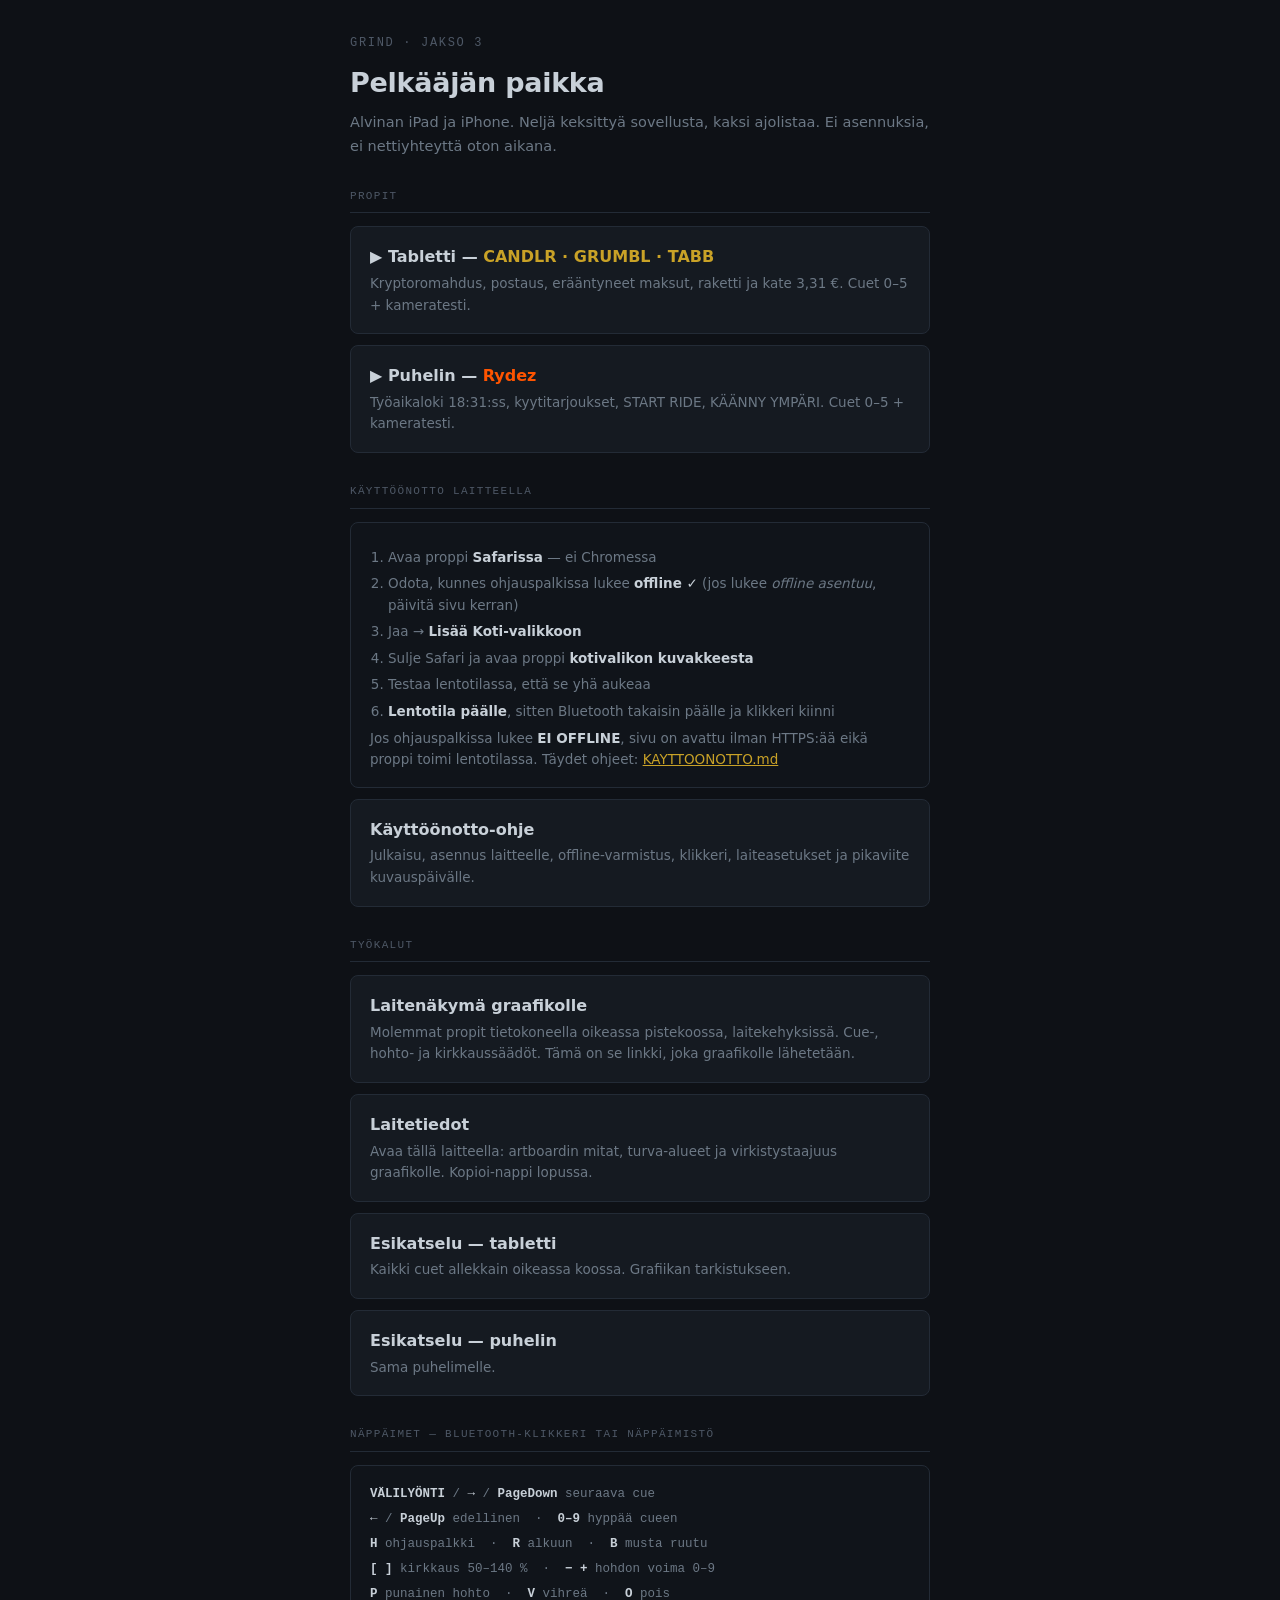
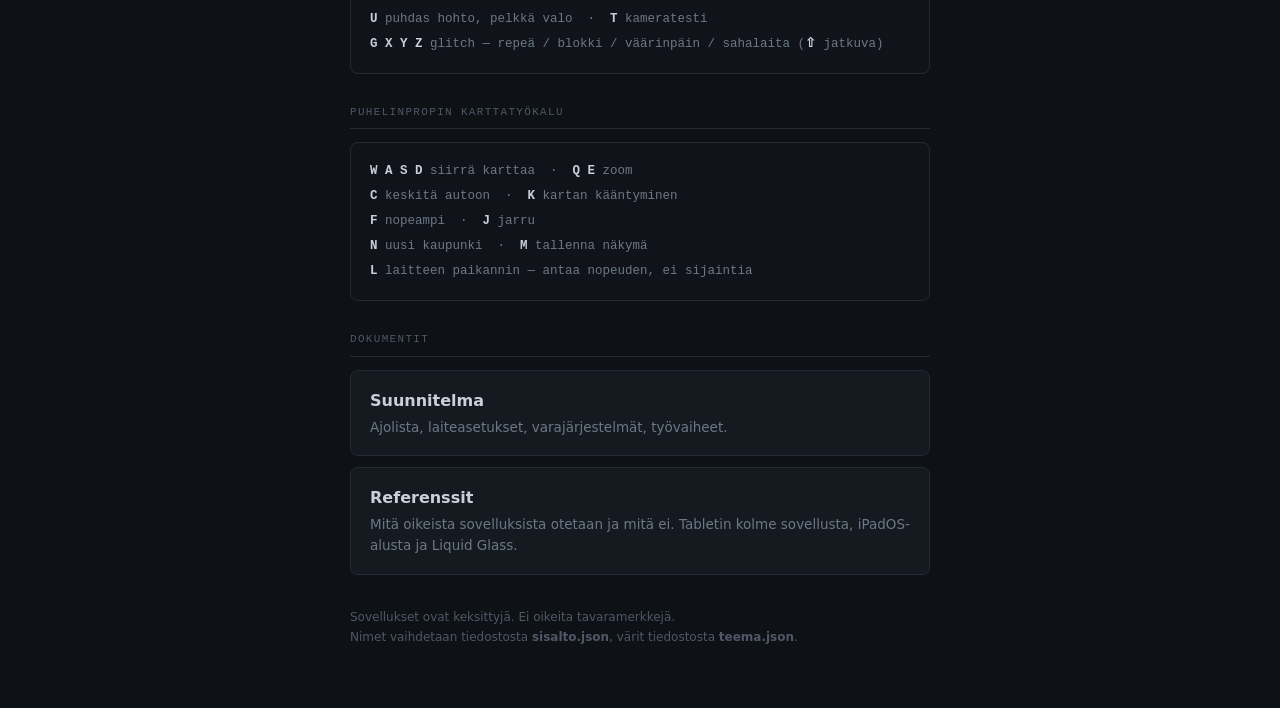
<file: index.html>
<!DOCTYPE html>
<html lang="fi">
<head>
<meta charset="utf-8">
<meta name="viewport" content="width=device-width,initial-scale=1,viewport-fit=cover">
<meta name="robots" content="noindex,nofollow">
<meta name="theme-color" content="#0E1116">
<title>GRIND jakso 3 — Pelkääjän paikka</title>
<style>
  *{box-sizing:border-box;margin:0;padding:0}
  body{background:#0E1116;color:#C8D0D8;min-height:100vh;
       font-family:"IBM Plex Sans",-apple-system,system-ui,sans-serif;
       display:grid;place-items:start center;line-height:1.6;
       padding:calc(env(safe-area-inset-top) + 34px) 22px calc(env(safe-area-inset-bottom) + 60px)}
  main{max-width:580px;width:100%}
  .yla{font-family:"IBM Plex Mono",ui-monospace,monospace;font-size:12px;
       letter-spacing:.14em;color:#4E5866;text-transform:uppercase;margin-bottom:8px}
  h1{font-size:27px;font-weight:600;letter-spacing:-.01em;margin-bottom:7px}
  .sub{color:#6C7885;font-size:14.5px;margin-bottom:30px}
  h2{font-family:"IBM Plex Mono",ui-monospace,monospace;font-size:11px;font-weight:400;
     letter-spacing:.12em;text-transform:uppercase;color:#4E5866;
     border-bottom:1px solid #232B36;padding-bottom:7px;margin:30px 0 13px}
  a.kortti{display:block;text-decoration:none;color:inherit;background:#151A21;
           border:1px solid #232B36;border-radius:8px;padding:17px 19px;margin-bottom:11px}
  a.kortti:hover{border-color:#3D4757;background:#1A2029}
  a.kortti b{display:block;font-size:16px;margin-bottom:3px}
  a.kortti span{color:#6C7885;font-size:13.5px;display:block}
  a.kortti em{font-style:normal;color:#C9A227}
  a.kortti.hopp em{color:#FF5400}
  .ohje{background:#10141A;border:1px solid #232B36;border-radius:8px;
        padding:16px 19px;font-size:13.5px;color:#6C7885;margin-bottom:11px}
  .ohje b{color:#C8D0D8;font-weight:600}
  .ohje ol{margin:8px 0 0 18px}
  .ohje li{margin-bottom:5px}
  .nappaimet{background:#10141A;border:1px solid #232B36;border-radius:8px;padding:16px 19px;
             font-family:"IBM Plex Mono",ui-monospace,monospace;font-size:12.5px;
             color:#6C7885;line-height:2}
  .nappaimet b{color:#C8D0D8;font-weight:600}
  footer{margin-top:32px;color:#4E5866;font-size:12px;line-height:1.7}
</style>
</head>
<body>
<main>
  <div class="yla">GRIND · jakso 3</div>
  <h1>Pelkääjän paikka</h1>
  <div class="sub">Alvinan iPad ja iPhone. Neljä keksittyä sovellusta, kaksi ajolistaa.
    Ei asennuksia, ei nettiyhteyttä oton aikana.</div>

  <h2>Propit</h2>

  <a class="kortti" href="proppi_tabletti.html">
    <b>▶ Tabletti — <em>CANDLR · GRUMBL · TABB</em></b>
    <span>Kryptoromahdus, postaus, erääntyneet maksut, raketti ja kate 3,31 €. Cuet 0–5 + kameratesti.</span>
  </a>

  <a class="kortti hopp" href="proppi_puhelin.html">
    <b>▶ Puhelin — <em>Rydez</em></b>
    <span>Työaikaloki 18:31:ss, kyytitarjoukset, START RIDE, KÄÄNNY YMPÄRI. Cuet 0–5 + kameratesti.</span>
  </a>

  <h2>Käyttöönotto laitteella</h2>
  <div class="ohje">
    <ol>
      <li>Avaa proppi <b>Safarissa</b> — ei Chromessa</li>
      <li>Odota, kunnes ohjauspalkissa lukee <b>offline ✓</b>
        (jos lukee <i>offline asentuu</i>, päivitä sivu kerran)</li>
      <li>Jaa → <b>Lisää Koti-valikkoon</b></li>
      <li>Sulje Safari ja avaa proppi <b>kotivalikon kuvakkeesta</b></li>
      <li>Testaa lentotilassa, että se yhä aukeaa</li>
      <li><b>Lentotila päälle</b>, sitten Bluetooth takaisin päälle ja klikkeri kiinni</li>
    </ol>
    Jos ohjauspalkissa lukee <b>EI OFFLINE</b>, sivu on avattu ilman HTTPS:ää eikä
    proppi toimi lentotilassa. Täydet ohjeet: <a href="KAYTTOONOTTO.md"
    style="color:#C9A227">KAYTTOONOTTO.md</a>
  </div>

  <a class="kortti" href="KAYTTOONOTTO.md">
    <b>Käyttöönotto-ohje</b>
    <span>Julkaisu, asennus laitteelle, offline-varmistus, klikkeri, laiteasetukset
      ja pikaviite kuvauspäivälle.</span>
  </a>

  <h2>Työkalut</h2>

  <a class="kortti" href="graafikko.html">
    <b>Laitenäkymä graafikolle</b>
    <span>Molemmat propit tietokoneella oikeassa pistekoossa, laitekehyksissä.
      Cue-, hohto- ja kirkkaussäädöt. Tämä on se linkki, joka graafikolle lähetetään.</span>
  </a>

  <a class="kortti" href="laitetiedot.html">
    <b>Laitetiedot</b>
    <span>Avaa tällä laitteella: artboardin mitat, turva-alueet ja virkistystaajuus
      graafikolle. Kopioi-nappi lopussa.</span>
  </a>

  <a class="kortti" href="proppi_tabletti.html?esikatselu">
    <b>Esikatselu — tabletti</b>
    <span>Kaikki cuet allekkain oikeassa koossa. Grafiikan tarkistukseen.</span>
  </a>

  <a class="kortti" href="proppi_puhelin.html?esikatselu">
    <b>Esikatselu — puhelin</b>
    <span>Sama puhelimelle.</span>
  </a>

  <h2>Näppäimet — Bluetooth-klikkeri tai näppäimistö</h2>
  <div class="nappaimet">
    <b>VÄLILYÖNTI</b> / <b>→</b> / <b>PageDown</b> seuraava cue<br>
    <b>←</b> / <b>PageUp</b> edellinen &nbsp;·&nbsp; <b>0–9</b> hyppää cueen<br>
    <b>H</b> ohjauspalkki &nbsp;·&nbsp; <b>R</b> alkuun &nbsp;·&nbsp; <b>B</b> musta ruutu<br>
    <b>[ ]</b> kirkkaus 50–140 % &nbsp;·&nbsp; <b>− +</b> hohdon voima 0–9<br>
    <b>P</b> punainen hohto &nbsp;·&nbsp; <b>V</b> vihreä &nbsp;·&nbsp; <b>O</b> pois<br>
    <b>U</b> puhdas hohto, pelkkä valo &nbsp;·&nbsp; <b>T</b> kameratesti<br>
    <b>G X Y Z</b> glitch — repeä / blokki / väärinpäin / sahalaita (<b>⇧</b> jatkuva)
  </div>

  <h2>Puhelinpropin karttatyökalu</h2>
  <div class="nappaimet">
    <b>W A S D</b> siirrä karttaa &nbsp;·&nbsp; <b>Q E</b> zoom<br>
    <b>C</b> keskitä autoon &nbsp;·&nbsp; <b>K</b> kartan kääntyminen<br>
    <b>F</b> nopeampi &nbsp;·&nbsp; <b>J</b> jarru<br>
    <b>N</b> uusi kaupunki &nbsp;·&nbsp; <b>M</b> tallenna näkymä<br>
    <b>L</b> laitteen paikannin — antaa nopeuden, ei sijaintia
  </div>

  <h2>Dokumentit</h2>

  <a class="kortti" href="SUUNNITELMA.md">
    <b>Suunnitelma</b>
    <span>Ajolista, laiteasetukset, varajärjestelmät, työvaiheet.</span>
  </a>

  <a class="kortti" href="REFERENSSIT.md">
    <b>Referenssit</b>
    <span>Mitä oikeista sovelluksista otetaan ja mitä ei. Tabletin kolme sovellusta,
      iPadOS-alusta ja Liquid Glass.</span>
  </a>

  <footer>
    Sovellukset ovat keksittyjä. Ei oikeita tavaramerkkejä.<br>
    Nimet vaihdetaan tiedostosta <b>sisalto.json</b>, värit tiedostosta <b>teema.json</b>.
  </footer>
</main>
</body>
</html>
</file>
